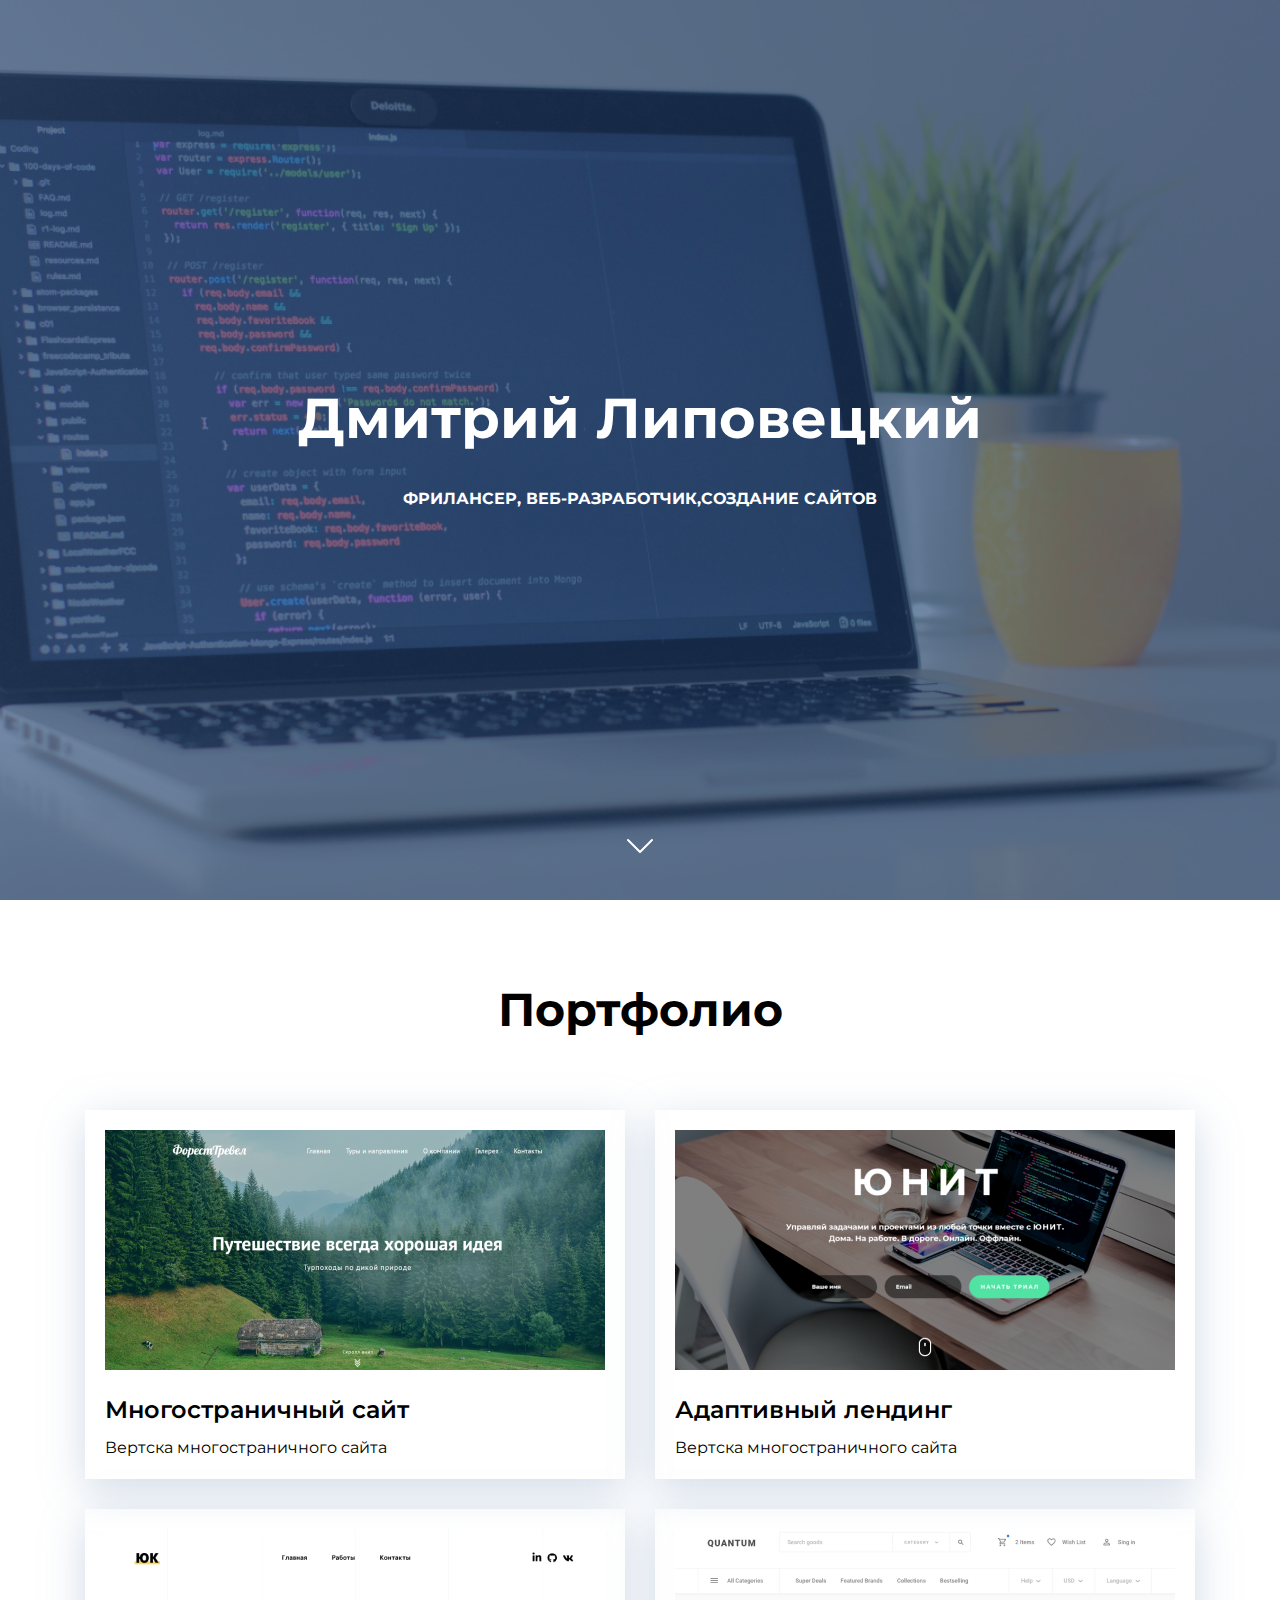
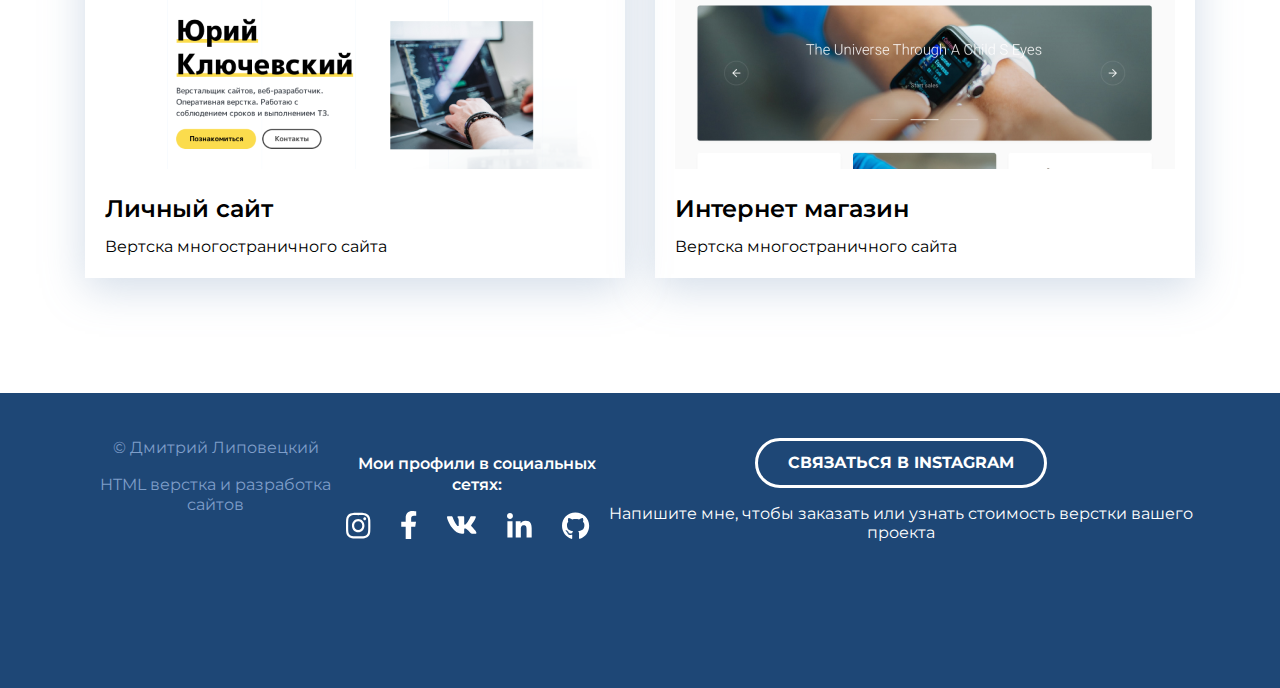
<file: index.html>
<!DOCTYPE html>
<html lang="en">
<head>
    <meta charset="UTF-8">
    <meta http-equiv="X-UA-Compatible" content="IE=edge">
    <meta name="viewport" content="width=device-width, initial-scale=1.0">
    <link href="https://fonts.googleapis.com/css2?family=Montserrat:wght@400;600;700&display=swap" rel="stylesheet">

    <title>Personal site</title>
    <link rel="stylesheet" href="./main.css">
</head>
<body>

<div class="header  ">
    <h1 class="header-title">Дмитрий Липовецкий</h1>
    <p class="header-subtitle">фрилансер, веб-разработчик,создание сайтов</p>
    <div class="header-arrow">
        <a href="#">
            <img src="./img/chevron-down.svg" alt="chevron-down"> 
        </a>
    </div>
</div>

<div class="portfolio ">
    <div class="container">
        <h2 class="portfolio-header">Портфолио</h2>
       
       
            <div class="portfolio-cards-wrapper">
        <!-- Card  -->
        <div class="card">
           <a href="./site-forest-travel.html">
            <img class="card-img" src="./img/main/forest.png" alt="forest">
            <h3 class="card-title" >Многостраничный сайт</h3>
            <p>Вертска многостраничного сайта</p>
           </a>
            
        </div>
        <!-- // Card  -->
        <!-- Card  -->
        <div class="card">
            <img class="card-img" src="./img/main/unit.png" alt="unit">
            <h3 class="card-title" >Адаптивный лендинг </h3>
            <p>Вертска многостраничного сайта</p>
        </div>
        <!-- // Card  -->
        <!-- Card  -->
        <div class="card">
            <img class="card-img" src="./img/main/юрий.png" alt="site">
            <h3 class="card-title" >Личный сайт  </h3>
            <p>Вертска многостраничного сайта</p>
        </div>
        <!-- // Card  -->
        <!-- Card  -->
        <div class="card">
            <img class="card-img" src="./img/main/4.png" alt="site">
            <h3 class="card-title" >Интернет магазин</h3>
            <p>Вертска многостраничного сайта</p>
        </div>
        <!-- // Card  -->
            </div>
           
        
    </div>
    

</div>

<div class="footer">
  <div class="container">
    <div class="footer-row">
        <!-- -->
        <div class="footer-copyright">
            <div class="footer-copyright-name">© Дмитрий Липовецкий </div>
           <p>HTML верстка и разработка сайтов</p>
        </div>

        <div class="footer-icons">
            <p>Мои профили в социальных сетях:</p>
            <div class="footer-icons-row">
                <a href="#"><img src="./img/social/inst.svg" alt="inst"></a>
                <a href="#"><img src="./img/social/facebook.svg" alt="facebook"></a>
                <a href="#"><img src="./img/social/vk.svg" alt="vk"></a>
                <a href="#"><img src="./img/social/in.svg" alt="linkedin"></a>
                <a href="#"><img src="./img/social/vector.svg" alt="vector"></a>
            </div>
        </div>

        <div class="footer-contact">
          
            <a class="footer-button" href="https://www.google.com.ua/"> Связаться в Instagram</a>
        <p>Напишите мне, чтобы заказать или узнать стоимость верстки вашего проекта</p>
        </div>


    </div>
  </div>
</div>

</body>
</html>
</file>
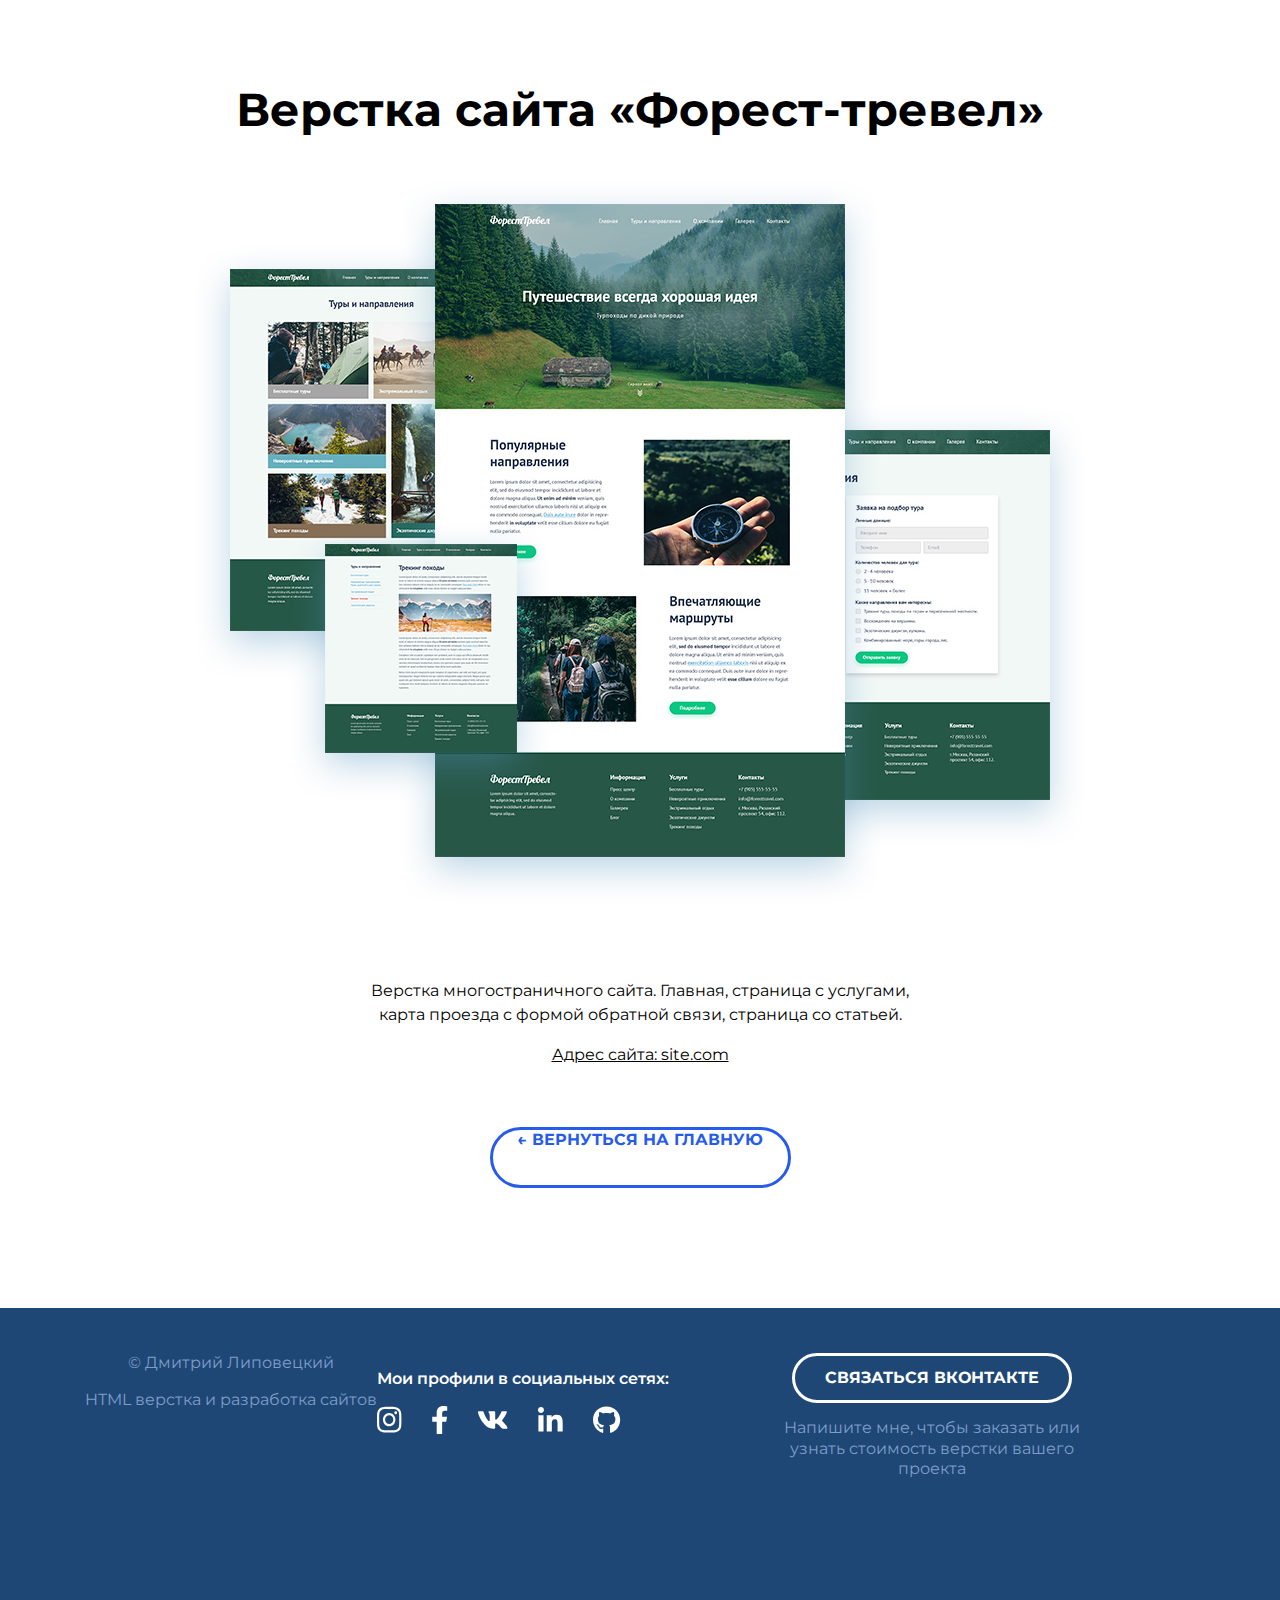
<file: site-forest-travel.html>
<!DOCTYPE html>
<html lang="en">
<head>
    <meta charset="UTF-8">
    <meta http-equiv="X-UA-Compatible" content="IE=edge">
    <meta name="viewport" content="width=device-width, initial-scale=1.0">
    <link href="https://fonts.googleapis.com/css2?family=Montserrat:wght@400;600;700&display=swap" rel="stylesheet">
    <link rel="stylesheet" href="./main.css">

    <title>Forest-travel</title>

    <div class="forest-header">
        <div class="forest-title">Верстка сайта «Форест-тревел»</div>
        <div class="forest-container">
            <div class="forest-img">
                <p><img src="./img/forest-trevel/forest-trevel.png" alt="forest-trevel"></p>
                
            </div>
            <div class="forest-subtitle">
                Верстка многостраничного сайта. Главная, страница с услугами, карта проезда с формой обратной связи, страница со статьей.
                <a href="#"><p>Адрес сайта: site.com</p></a>
            </div>
            <div class="forest-button">
                <a href="./index.html">
                    <p> ← ВЕРНУТЬСЯ НА ГЛАВНУЮ</p>
                </a>
            </div>
        </div>
    </div>

    
    <div class="footer">
        <div class="container">
            <div class="footer-row">
                <div class="footer-copyright">
                    <div class="footer-copyright-name">
                        © Дмитрий Липовецкий
                        <p> HTML верстка и разработка сайтов</p>
                    </div>
                </div>
                <!-- Footer-icons -->
                <div class="footer-icons">
                     <p>Мои профили в социальных сетях:</p>
                    <div class="footer-icons-row">
                        <a href="#"><img src="/img/social/inst.svg" alt="insta"></a>
                        <a href="#"><img src="/img/social/facebook.svg" alt="facebook"></a>
                        <a href="#"><img src="/img/social/vk.svg" alt="vk"></a>
                        <a href="#"><img src="/img/social/in.svg" alt="in"></a>
                        <a href="#"><img src="/img/social/vector.svg" alt="git"></a>
                    </div>
                </div>
                <!-- //Footer-icons -->
                <div class="footer-contacts">
                    <a class="footer-button " href=""> Связаться Вконтакте</a>
                    <p>Напишите мне, чтобы заказать или узнать стоимость верстки вашего проекта</p>
                </div>
            </div>
            
        </div>
    </div>
 

</head>
<body>
    
</body>
</html>
</file>
<file: main.css>
*, *::before, *::after {
    box-sizing: border-box;
}



body {
    margin: 0;
     font-family: 'Montserrat', sans-serif;
   
   }
   .container {
    max-width: 1110px;
    margin-left: auto;
    margin-right: auto;
   }
   .none {
    display: none !important;
   }

/* Header */

.header {
    width: 100%;
    height: 100vh;
    background-color: #556983;
    background: url("./img/header/header.png");
    background-size: cover;
    background-position: center;

    display: flex;
    flex-direction: column;

    justify-content: center;
    align-items: center;
    position: relative;
}
.header-title {
    margin: 0;
    margin-bottom: 25px;
    font-weight: bold;
    font-size: 56px;
    line-height: 130%;
    text-align: center;
    color: #FFFFFF;
}

.header-subtitle {
    margin: 0;
    font-weight: bold;
    font-size: 16px;
    line-height: 2.4;
    text-transform: uppercase;
    color: #FFFFFF;
}
.header-arrow {
    width: 48px;
    height: 48px;
    
    position:absolute ;
    bottom: 0;
    left: 50%;
    transform: translate(-50%, 0);
    bottom: 30px;
}

/* Portfolio */
.portfolio {
    
    padding-top: 80px;
    padding-bottom: 115px;

}
.portfolio-header {
    font-weight: 700;
    font-size: 46px;
    line-height: 130%;
    text-align: center;
    color: #000000;
    margin: 0;
    margin-bottom: 70px;
}

.portfolio-cards-wrapper {
    display: flex;
    flex-wrap: wrap; /*Для переноса внутри контейнера*/
    justify-content: space-between;
}

.card {
    margin-bottom: 30px;
    max-width: 540px;
    padding: 20px;
    box-shadow: 0px 10px 40px rgba(126, 155, 189, 0.35);
    
}
.card a {
    text-decoration: none;

}

.card:last-child, .card:nth-last-child(2) {
   
    margin-bottom: 0;
}



.card-img {
margin-bottom: 20px;
}
.card-title {
    margin: 0;
    margin-bottom: 13px;
    font-weight: 600;
    font-size: 24px;
    line-height: 130%;
    color: #000000;
}

.card p {
    margin: 0;
    font-size: 16px;
    line-height: 130%;
    color: #000000;
}


/* Footer */
.footer {
    background-color: #1E4776;
    color: #FFFFFF;
    padding-top: 45px;
    padding-bottom: 130px;
    text-align: center;
    }
    
    .footer-row {
    display: flex;
    flex-direction: row;
    justify-content: space-between;
    }
    
    .footer-icons,
    .footer-contacts,
    .footer-copyright {
    max-width: 350px;
    }
    
    .footer-copyright {
    color: #7E9EC9;
    line-height: 1.3;
    }
    
    .footer-icons p {
    font-weight: 600;
    font-size: 16px;
    line-height: 1.3;
    }
    
    .footer-icons-row {
    display: flex;
    align-items: center;
    }
    
    .footer-icons-row > * + * {
    margin-left: 30px;
    }
    
    .footer-contacts {
    margin: 0 auto;
    text-align: center;
    }
    
    .footer-button {
    display: inline-block;
    height: 50px;
    padding: 0 30px;
    text-decoration: none;
    border: 3px solid #FFFFFF;
    border-radius: 50px;
    color: #FFFFFF;
    font-weight: 700;
    font-size: 16px;
    line-height: 44px;
    text-transform: uppercase;
    }
    
    .footer-contacts p {
    margin: 15px 0;
    font-size: 16px;
    line-height: 1.3;
    color: #7E9EC9;
    }
    
    /* Forest-trevel */
    .forest-title {
    font-weight: 700;
    font-size: 46px;
    line-height: 1.3;
    text-align: center;
    color: #000000;
    margin: 80px 0 40px;
    }
    
    .forest-container {}
    
    .forest-img p {
    display: block;
    margin: 0;
    text-align: center;
    }
    
    .forest-subtitle {
    margin: 0;
    margin-top: 70px;
    margin-left: 355px;
    margin-right: 355px;
    font-weight: 400;
    font-size: 16px;
    line-height: 150%;
    text-align: center;
    color: #000000;
    }
    
    .forest-subtitle a {
    display: block;
    margin-top: 15px;
    font-style: normal;
    font-weight: 400;
    font-size: 16px;
    line-height: 150%;
    text-align: center;
    color: #000000;
    }
    
    .forest-button {
    margin: 0 auto;
    margin-top: 60px;
    box-sizing: border-box;
    width: 301px;
    height: 61px;
    border: 3px solid #275BEC;
    border-radius: 50px;
    margin-bottom: 120px;
    }
    
    .forest-button a {
    display: block;
    text-decoration: none;
    font-weight: 700;
    font-size: 16px;
    line-height: 130%;
    text-transform: uppercase;
    text-align: center;
    color: #275BEC;
    }
    
    .forest-button p {
    margin: 0;
    color: #275BEC;
    }
</file>
